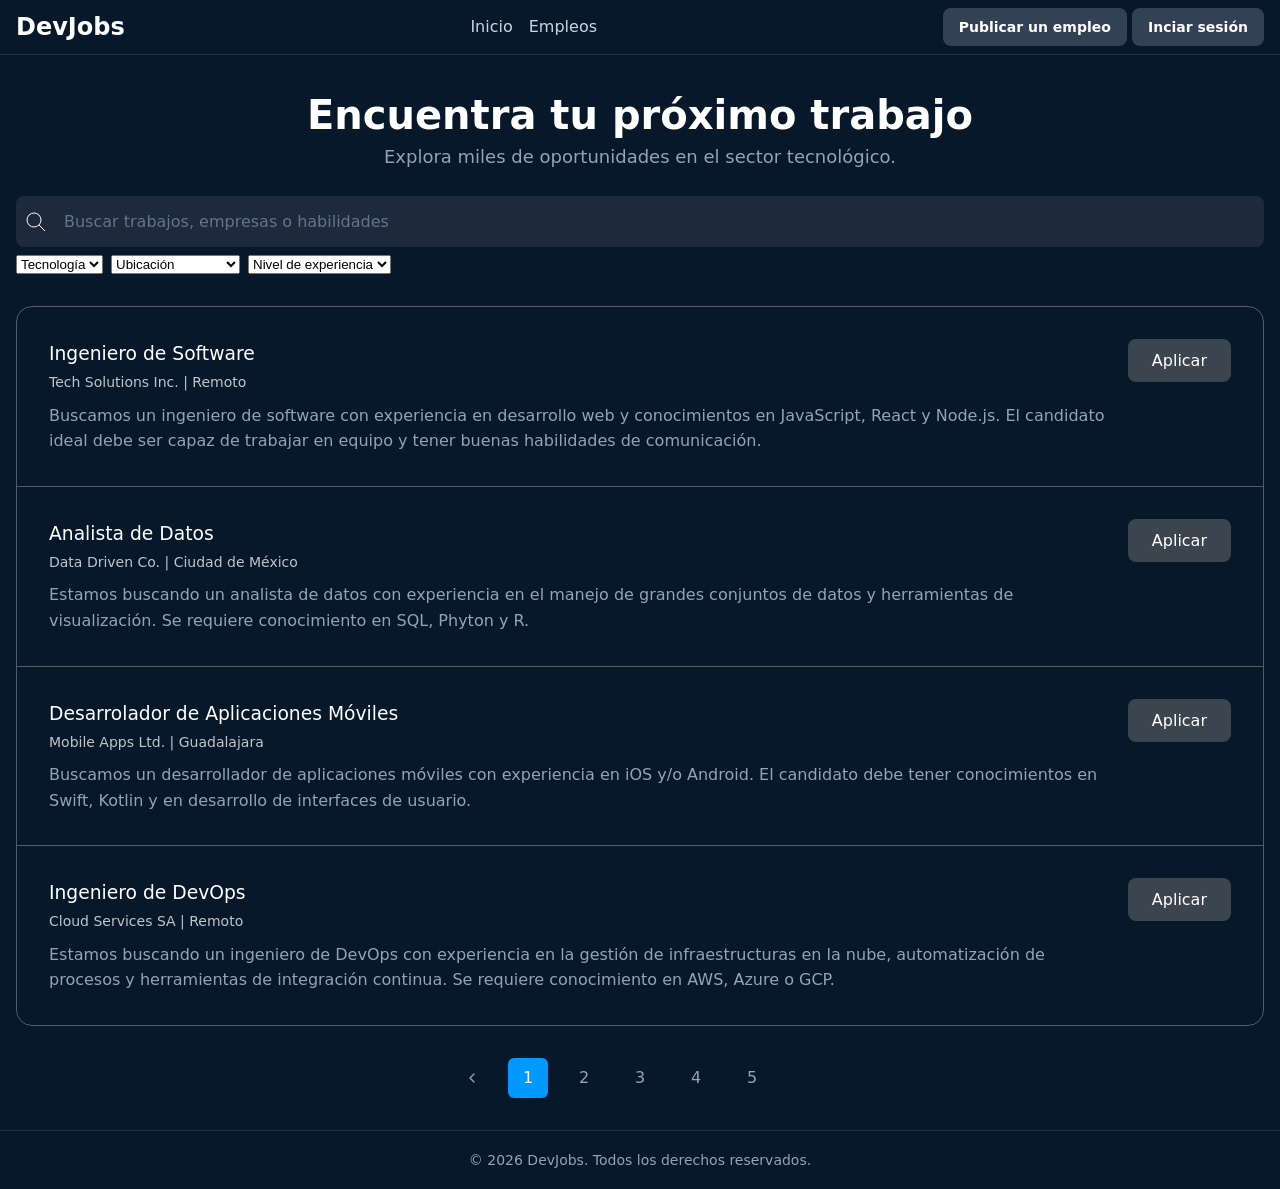
<file: 01-ejercicio-html-css/empleos.html>
<!-- Aquí el contenido de tu página empleos.html -->
<!doctype html>
<html lang="es">
  <head>
    <title>DevJobs - Empleos</title>
    <meta charset="UTF-8" />
    <!-- Esto hace que sea responsive en mobile -->
    <meta name="viewport" content="width=device-width, initial-scale=1" />
    <meta
      name="description"
      content="Listado con empleos y filtros para encontrar trabajo de tus sueños."
    />
    <link rel="stylesheet" href="./styles.css" />
  </head>
<!-- Mal cierre de la etiqueta -->
<!-- </html> -->

<body>
  <header>
    <h1>DevJobs</h1>

    <nav>
      <a href="index.html">Inicio</a>
      <!-- Podemos usar aria-current="page" para indicar que la página actual corresponde a este link -->
      <a href="empleos.html" aria-current="page">Empleos</a>
    </nav>

    <div>
      <!-- Cuando no tenemos el href de un link, se suele poner el href="#" -->
      <a href="#">Publicar un empleo</a>
      <a href="#">Inciar sesión</a> 
    </div>
  </header>
  
  <main>
    <section class="jobs-search">
        <h1>Encuentra tu próximo trabajo</h1>
        <p>Explora miles de oportunidades en el sector tecnológico.</p>

        <form role="search">
            <div class="search-bar">
                <svg xmlns="http://www.w3.org/2000/svg" width="24" height="24" viewBox="0 0 24 24" fill="none"
                stroke="currentColor" stroke-width="1" stroke-linecaps="round" stroke-linejoin="round" class="icon icon-tabler icons-tabler-outline icon-tabler-search">
            <path stroke="none" d="M0 0h24v24HOz" fill="none" />
            <path d="M10 10m-7 0a7 7 0 1 0 14 0a7 7 0 1 0 -14 0" />
            <path d="M21 21l-6 -6" />
            </svg>

            <!-- El type="text" no es necesario, es el valor por defecto. Si no tenemos un label para el input, debemos agregar un `aria-label` para que sea accesible y demos información de la acción del input -->
            <input required type="text" aria-label="Buscar empleos" placeholder="Buscar trabajos, empresas o habilidades">
          </div>

            <div class="search-filters">
              <!-- Es importante definir el propósito de cada select, para eso usamos `label` y `for` para vincularlo al select -->
               <!-- Agregamos una clase especial que la puedes ver en el styles.css, que sirve para ocultar elementos pero que sigan siendo visibles por los lectores de pantalla, que son los que ayudan a las personas con discapacidades a poder navegar y leer el contenido. Es un truco, no tenes que saberlo de memoria, solo saber que existe y buscarlo cuando es necesario. -->
              <label for="technology" class="hidden">Tecnología</label>
              <select name="technology" id="technology">
                <option value="">Tecnología</option>
                <option value="javaScript">JavaScript</option>
                <option value="python">Python</option>
                <option value="java">Java</option>
                <option value="react">React</option>
                <option value="nodejs">Node.js</option>
              </select>

              <label for="location" class="hidden">Ubicación</label>
              <select name="location" id="location">
                <option value="">Ubicación</option>
                <option value="remoto">Remoto</option>
                <option value="cdnx">Ciudad de México</option>
                <option value="guadalajara">Guadalajara</option>
                <option value="monterrey">Monterrey</option>
                <option value="barcelona">Barcelona</option>
              </select>

              <label for="experience-level" class="hidden">Nivel de experiencia</label>
              <select name="experience-level" id="experience-level">
                <option value="">Nivel de experiencia</option>
                <option value="junior">Junior</option>
                <option value="mid">Mid-level</option>
                <option value="senior">Senior</option>
                <option value="lead">Lead</option>
              </select>

              <!-- Ocultamos esto, no tiene contenido -->
              <!-- <p id="mensaje-filtro" style="margin-top: 1rem; color: var(--primary-light);"></p> -->

            </div>
        </form>
    </section>

    <section>
    <!-- Siempre que tengamos un section, es importante agregar un heading para dar contexto de qué se trata esa sección -->
    <h2 class="hidden">Empleos disponibles</h2>
    <div class="jobs-listings">
    <article>
      <div>
        <h3>Ingeniero de Software</h3>
        <small>Tech Solutions Inc. | Remoto</small>
        <p>Buscamos un ingeniero de software con experiencia en desarrollo web y conocimientos en JavaScript, React y Node.js. El candidato ideal debe ser capaz de trabajar en equipo y tener buenas habilidades de comunicación.</p>
      </div>
      <button>Aplicar</button>
    </article>

    <article>
      <div>
        <h3>Analista de Datos</h3>
        <small>Data Driven Co. | Ciudad de México</small>
        <p>Estamos buscando un analista de datos con experiencia en el manejo de grandes conjuntos de datos y herramientas de visualización. Se requiere conocimiento en SQL, Phyton y R.</p>
      </div>
      <button>Aplicar</button>
    </article>

    <article>
      <div>
        <h3>Desarrolador de Aplicaciones Móviles</h3>
        <small>Mobile Apps Ltd. | Guadalajara</small>
        <p>Buscamos un desarrollador de aplicaciones móviles con experiencia en iOS y/o Android. El candidato debe tener conocimientos en Swift, Kotlin y en desarrollo de interfaces de usuario.</p>
      </div>
      <button>Aplicar</button>
    </article>

    <article>
      <div>
        <h3>Ingeniero de DevOps</h3>
        <small>Cloud Services SA | Remoto</small>
        <p>Estamos buscando un ingeniero de DevOps con experiencia en la gestión de infraestructuras en la nube, automatización de procesos y herramientas de integración continua. Se requiere conocimiento en AWS, Azure o GCP.</p>
      </div>
      <button>Aplicar</button>
    </article>
  </div>

    <nav class="pagination">
      <!-- Cuando dentro del link no tenemos un texto que describa a donde vamos, usamos aria-label -->
      <a href="#" aria-label="Anterior"><svg width="16" height="16" viewBox= "0 0 24 24" fill="none" stroke="currentColor"
      stroke-width="2"
    stroke-linecap="round"
  stroke-linejoin="round">
<path stroke="none" d="M0 0h24v24h0z" fill="none" />
<path d="M15 6l-6 6l6 6" />
</svg></a>
      <!-- Cuando tenemos un link activo, usamos aria-current="page" para indicar que es el link activo -->
      <a class="is-active" href="#" aria-current="page">1</a>
      <a href="#">2</a>
      <a href="#">3</a>
      <a href="#">4</a>
      <a href="#">5</a>
      <a href="#" aria-label="Siguiente"><svg width="16" height="16" viewBox="0 0 24 24" fill="none" stroke="currentColor" stroke-width="1.5" stroke-linecap="round" stroke-linejoin="round" class="icon icon-tabler icons-tabler-outline icon-tabler-chevron-right"></svg>
        <path stroke="none" d="M0 0h24v24H0z" fill="none" />
        <path d="M9 6l6 6l-6 6" />
      </svg></a>
    </nav>
  </section>
</main>

    <footer>
      <small>&copy; 2026 DevJobs. Todos los derechos reservados.</small>
    </footer>
  </body>
</html>
</file>
<file: 01-ejercicio-html-css/styles.css>
/* Aquí el contenido de tu archivo styles.css */
* {
  margin: 0;
  padding: 0;
  box-sizing: border-box;
}

:root {
  --primary: #3b4550;
  --primary-dark: #0a3d66;
  --primary-hover: #0d5ba8;
  --primary-light: #09f;
  --background: #06182a;
  --text-primary: #ffffff;
  --text-secondary: #cbd5e1;
  --text-muted: #94a3b8;
  --border: rgba(255, 255, 255, 0.1);
  --card-bg: #1e293b;
  --shadow: rgba(0, 0, 0, 0.3);
  --input-bg: #1e293b;
  --hsla-example: hsla(210, 100%, 56%, 1);
}

@font-face {
  font-family: "Inter Variable";
  font-style: normal;
  font-display: swap;
  font-weight: 100 900;
  src: url(https://cdn.jsdelivr.net/fontsource/fonts/inter:vf@latest/latin-wght-normal.woff2)
    format("woff2-variations");
  unicode-range:
    U+0000-00FF, U+0131, U+0152-0153, U+02BB-02BC, U+02C6, U+02DA, U+02DC,
    U+0304, U+0308, U+0329, U+2000-206F, U+20AC, U+2122, U+2191, U+2193, U+2212,
    U+2215, U+FEFF, U+FFFD;
}

body {
  font-family: system-ui;
  background-color: var(--background);
  color: var(--text-primary);
  min-height: 100vh;
  display: flex;
  flex-direction: column;
  line-height: 1.6;
}

h1 {
  font-size: 1.5rem;
  line-height: 1.2;
  text-wrap: balance;
  display: flex;
  align-items: center;
  gap: 0.5rem;

  svg {
    width: 2rem;
    height: 2rem;
    color: var(--primary-light);
  }
}

h1 + p {
  text-wrap: balance;
  margin-bottom: 2rem;
}

header {
  border-bottom: 1px solid var(--border);
  background: var(--background);
  padding: 0.5rem 1rem;
  display: flex;
  flex-wrap: wrap; /* Con esto mejoramos el responsive del header en mobile */
  align-items: center;
  justify-content: space-between;
  gap: 2rem;

  h2 {
    font-size: 1.25rem;
    font-weight: 700;
    color: var(--text-primary);
  }
}

nav {
  align-items: center;
  gap: 1rem;
  display: flex;

  a {
    text-decoration: none;
    color: var(--text-secondary);
    transition: color 0.2s;
    font-weight: 500;

    &:hover,
    &:focus {
      color: var(--primary);
      outline: none;
    }
  }
}

header div a {
  padding: 0.5rem 1rem;
  border-radius: 0.5rem;
  background-color: #334155;
  color: var(--text-primary);
  display: inline-block;
  font-size: 0.875rem;
  font-weight: 700;
  text-decoration: none; 
}

main > section:nth-child(1) {
  height: 500px;
  text-align: center;
  display: flex;
  flex-direction: column;
  justify-content: center;
  align-items: center;

  h1 {
    padding-top: 36px;
  }

  & > img {
    position: absolute;
    width: 100%;
    height: 100%;
    object-fit: cover;
    z-index: -1;
    left: 0;
    right: 0;
    mask-image: linear-gradient(
      to bottom,
      rgba(16, 25, 34, 1) 5%,
      rgba(16, 25, 34, 0) 80%
    );
  }
}

form {
  max-width: 42rem;
  width: 100%;
  margin: 0 auto;
  padding-inline: 1rem;
}

form > div {
  display: flex;
  align-items: center;
  background-color: var(--input-bg);
  border-radius: 0.5rem;
  box-shadow: 0 10px 15px -3px var(--shadow);
  padding: 0.5rem;
  gap: 0.5rem;
}

form span {
  padding-left: 0.75rem;
  color: var(--text-muted);
  display: flex;
  align-items: center;
  flex-shrink: 0;
}

form input[type="text"] {
  flex: 1;
  background: transparent;
  border: none;
  outline: none;
  color: var(--text-primary);
  padding: 0.75rem 0.5rem;
  font-size: 1rem;
  font-family: inherit;
}

form input[type="text"]::placeholder {
  color: #64748b;
}

button {
  padding: 0.75rem 1.5rem;
  border-radius: 0.5rem;
  background-color: var(--primary);
  color: white;
  font-weight: 400;
  border: none;
  cursor: pointer;
  transition: all 0.2s;
  font-family: inherit;
  font-size: 1rem;
  white-space: nowrap;

  &:hover, 
  &:focus {
    background-color: var(--primary-hover);
    outline: 2px solid white;
    outline-offset: 2px;
  }

  &:active {
    transform: scale(0.9);
  }

  &:disabled {
    opacity: 0.5;
    pointer-events: none;
  }
}

main > section:nth-child(2) {
  padding-inline: 1rem;
  background-color: var(--background);
  padding-top: 2rem;

  & > header {
    gap: 2px;
    flex-direction: column;

    h2 {
      margin-bottom: 0;
    }

    p {
      opacity: 0.75;
    }
  }

  & > div {
    max-width: 1280px;
    margin: 0 auto;
  }
}

main > section:nth-child(2) h2 {
  font-size: 1.875rem;
  font-weight: 700;
  color: var(--text-primary);
  margin-bottom: 1rem;
}

main > section:nth-child(2) > div > div:first-child > p {
  font-size: 1.125rem;
  color: var(--text-muted);
  max-width: 42rem;
  margin: 0 auto;
}

main > section:nth-child(2) footer {
  display: grid;
  grid-template-columns: repeat(auto-fit, minmax(280px, 1fr));
  gap: 16px;
}

 @media (width >= 640px) {
  main > section:nth-child(2) footer {
    grid-template-columns: 1fr 1fr 1fr;
  }
} 

 article {
  background-color: var(--card-bg);
  padding: 2rem;
  margin-bottom: 16px;
  border-radius: 0.5rem;                   
  box-shadow: 0px 1px 3px 0 var(--shadow); 

  svg {
    color: var(--primary-light);          
    background: rgba(0, 153, 255, 0.3);  
    border-radius: 9999px;               
    width: 64px;                         
    height: 64px;                        
    padding: 16px;                       
  }

  h3 {
    font-weight: 500;
  }

  p {
    color: var(--text-muted);
  }
} 

footer {
  background-color: var(--background);
  border-top: 1px solid var(--border);
  text-align: center;
  padding: 16px;

  small {
    color: var(--text-muted);
    font-size: 0.875rem;
  }
}

article {
  background-color: var(--card-bg);
  padding: 2rem;
  margin-bottom: 16px;
  border-radius: 0.5rem;
  box-shadow: 0px 1px 3px 0px rgba(0, 0, 0, 0.5);

  svg {
    color: var(--primary-light);
    background: rgba(0, 153, 255, 0.3);
    width: 64px;
    height: 64px;
    border-radius: 100%;
    padding: 16px;
  }

  p {
    color: var(--text-muted);
  }

  h3 {
    font-weight: 500;
  }
}

.jobs-search {
  margin: 0;
  padding: 0;
  height: auto !important;

  h1 {
    font-size: 2.5rem;
    margin-bottom: 0.25rem;
  }

  p {
    font-size: 1.125rem;
    color: var(--text-muted);
    margin-bottom: 1.5rem;
  }

  .search-bar {
    background: var(--input-bg);
    padding: 0.25rem 0.5rem;
  }

  .search-filters {
    display: flex;
    flex-wrap: wrap;
    margin-top: 0.5rem;
  }

  form {
    width: 100%;
    max-width: 1280px;
  }

  form div {
    background: none;
    box-shadow: none;
    padding: 0;
  }
}

.jobs-listings {
  border: 1px solid rgba(255, 255, 255, 0.3);
  border-radius: 1rem;
  max-width: 1280px;
  margin: 0 auto;

  article {
    background: none;
    box-shadow: none;
    border-radius: 0;
    border-bottom: 1px solid rgba(255, 255, 255, 0.3);
    margin: 0;

    display: flex;
    align-items: start;
    gap: 1rem;

    small {
      font-size: 0.875rem;
      opacity: 0.75;
    }

    p {
      margin-top: 0.5rem;
    }

    &:last-child {
      border-bottom: none;
    }
  }
}

.pagination {
  display: flex;
  justify-content: center;
  gap: 1rem;
  margin-block: 2rem;

  a {
    display: flex;
    align-items: center;
    justify-content: center;
    width: 2.5rem;
    height: 2.5rem;
    text-decoration: none;
    color: var(--text-muted);
    border-radius: 0.375rem;
    transition: all 0.3s;

    &:hover,
    &:focus {
      background-color: #fff;
    }

    &:active {
      transform: scale(0.95);
    }

    &.is-active {
      background-color: var(--primary-light);
      color: white;
      pointer-events: none;
    }
  }
}

.hidden {
  position: absolute;
  width: 1px;
  height: 1px;
  padding: 0;
  margin: -1px;
  overflow: hidden;
  clip: rect(0, 0, 0, 0);
  white-space: nowrap;
  border-width: 0;
}
</file>
